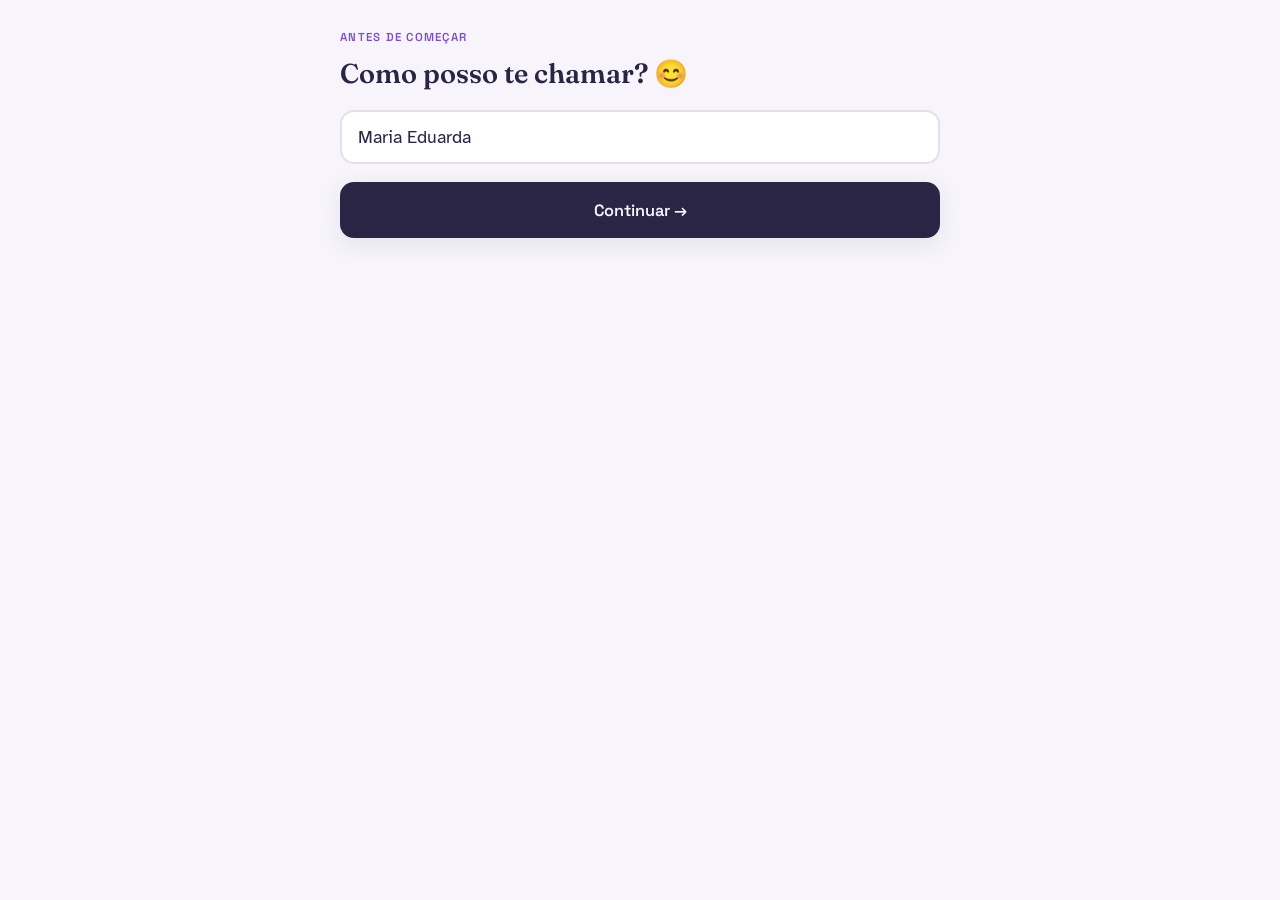
<file: index_2.html>
<!DOCTYPE html>
<html lang="pt-BR">
<head>
<meta charset="UTF-8">
<meta name="viewport" content="width=device-width, initial-scale=1.0, maximum-scale=1">
<meta name="robots" content="noindex, nofollow">
<title>Treino OLISP para a Fase 2</title>
<link rel="preconnect" href="https://fonts.googleapis.com">
<link rel="preconnect" href="https://fonts.gstatic.com" crossorigin>
<link href="https://fonts.googleapis.com/css2?family=Fraunces:ital,wght@0,500;0,600;0,700;1,500;1,600&family=Atkinson+Hyperlegible:wght@400;700&family=Space+Grotesk:wght@500;600;700&display=swap" rel="stylesheet">
<style>
  :root{
    --paper:#F7F5FB;
    --paper-alt:#FFFFFF;
    --ink:#2A2545;
    --ink-soft:#6B6488;
    --teal:#256B5E;      --teal-bg:#E4F0EC;
    --coral:#D95A28;     --coral-bg:#FCE7DC;
    --violet:#7C4FC9;    --violet-bg:#F0E9FB;
    --gold:#A66E1E;      --gold-bg:#FBF0DC;
    --leaf:#2F8C52;      --leaf-bg:#E4F3E7;
    --accent:#7C4FC9;    --accent-bg:#F0E9FB;
    --line:#E3DFF0;
    --radius:18px;
    --shadow:0 6px 24px rgba(42,37,69,.09);
  }
  *{box-sizing:border-box;}
  html,body{margin:0;padding:0;overflow-x:hidden;}
  body{
    background:var(--paper);
    color:var(--ink);
    font-family:'Atkinson Hyperlegible',-apple-system,BlinkMacSystemFont,'Segoe UI',sans-serif;
    -webkit-font-smoothing:antialiased;
    min-height:100vh;
    line-height:1.6;
    overflow-wrap:break-word;
  }
  .app{max-width:640px;margin:0 auto;padding:28px 20px 76px;}
  h1,h2{font-family:'Fraunces',Georgia,serif;font-weight:600;color:var(--ink);margin:0 0 14px;line-height:1.25;}
  h1{font-size:1.7rem;}
  h2.text-titulo{font-size:1.2rem;margin-bottom:12px;}
  .eyebrow{
    font-family:'Space Grotesk',sans-serif;font-weight:600;font-size:.72rem;
    letter-spacing:.11em;text-transform:uppercase;color:var(--accent);margin:0 0 10px;
  }
  .lead{font-size:1.05rem;color:var(--ink);margin:0 0 20px;}
  p{margin:0 0 12px;}

  /* ---------- Transição suave entre telas ---------- */
  @keyframes entrar{ from{opacity:0;transform:translateY(6px);} to{opacity:1;transform:translateY(0);} }
  .tela{animation:entrar .35s ease both;}
  .feedback{animation:entrar .3s ease both;}
  @media (prefers-reduced-motion:reduce){
    .tela,.feedback{animation:none;}
  }

  /* ---------- Botões ---------- */
  .btn{
    display:flex;align-items:center;justify-content:center;gap:8px;
    width:100%;min-height:56px;padding:14px 20px;margin-top:6px;
    border-radius:14px;border:none;cursor:pointer;text-decoration:none;
    font-family:'Space Grotesk',sans-serif;font-size:1.02rem;font-weight:600;
    transition:transform .15s ease;
  }
  .btn:active{transform:scale(.98);}
  .btn:focus-visible{outline:3px solid var(--accent);outline-offset:2px;}
  .btn-primary{background:var(--ink);color:var(--paper);box-shadow:var(--shadow);}
  .btn-secondary{background:var(--paper-alt);color:var(--ink);border:2px solid var(--ink);}
  .btn-whatsapp{background:#25D366;color:#fff;box-shadow:var(--shadow);}
  .link-editar{background:none;border:none;color:var(--accent);text-decoration:underline;
    font-family:'Space Grotesk',sans-serif;font-size:.85rem;cursor:pointer;padding:10px 0 0;display:block;}

  /* ---------- Tela inicial ---------- */
  .info-box{
    background:var(--paper-alt);border-radius:var(--radius);box-shadow:var(--shadow);
    padding:18px 20px;margin:18px 0;
  }
  .info-box-titulo{font-family:'Space Grotesk',sans-serif;font-weight:600;font-size:.85rem;
    letter-spacing:.03em;color:var(--ink-soft);margin-bottom:10px;}
  .info-lista{list-style:none;margin:0;padding:0;}
  .info-lista li{padding:5px 0;font-size:1rem;}
  .rodape-nota{font-size:.78rem;color:var(--ink-soft);margin-top:26px;line-height:1.5;}

  .dicas-compactas{margin:6px 0 22px;}
  .dicas-titulo{font-family:'Space Grotesk',sans-serif;font-weight:600;font-size:.85rem;color:var(--ink-soft);margin-bottom:10px;}
  .dicas-lista-compacta{list-style:none;margin:0;padding:0;background:var(--paper-alt);
    border-radius:var(--radius);box-shadow:var(--shadow);}
  .dicas-lista-compacta li{padding:11px 16px;font-size:.94rem;border-bottom:1px solid var(--line);}
  .dicas-lista-compacta li:last-child{border-bottom:none;}

  .ultimo-resultado{
    display:flex;justify-content:space-between;align-items:center;
    background:var(--paper-alt);border-radius:14px;box-shadow:var(--shadow);
    padding:14px 18px;margin:16px 0 22px;
  }
  .ultimo-label{font-family:'Space Grotesk',sans-serif;font-size:.82rem;color:var(--ink-soft);}
  .ultimo-valor{font-family:'Space Grotesk',sans-serif;font-weight:700;font-size:1.05rem;color:var(--accent);}

  /* ---------- Tela de personalização ---------- */
  .input-nome{
    width:100%;font-family:'Atkinson Hyperlegible',sans-serif;font-size:1.1rem;
    padding:14px 16px;border-radius:14px;border:2px solid var(--line);
    background:var(--paper-alt);color:var(--ink);margin:6px 0 8px;
  }
  .input-nome:focus{outline:none;border-color:var(--accent);}

  /* ---------- Tela de dicas (revisão opcional) ---------- */
  .lista-dicas{margin:18px 0 26px;}
  .dica-item{
    display:flex;gap:14px;align-items:flex-start;
    background:var(--paper-alt);border-radius:14px;box-shadow:var(--shadow);
    padding:14px 16px;margin-bottom:10px;
  }
  .dica-icone{font-size:1.3rem;flex-shrink:0;line-height:1.4;}
  .dica-texto{font-size:.96rem;}

  /* ---------- Progresso ---------- */
  .progress-wrap{margin-bottom:22px;}
  .progress-track{height:8px;background:var(--line);border-radius:4px;overflow:hidden;}
  .progress-fill{height:100%;background:var(--accent);border-radius:4px;transition:width .4s ease;}
  .progress-label{font-family:'Space Grotesk',sans-serif;font-size:.82rem;
    color:var(--ink-soft);margin-top:7px;}

  /* ---------- Cartão de texto (varia por gênero) ---------- */
  .text-card{
    background:var(--paper-alt);border-radius:var(--radius);padding:22px 22px 18px;
    box-shadow:var(--shadow);margin-bottom:18px;
  }
  .kicker{
    font-family:'Space Grotesk',sans-serif;font-weight:700;font-size:.74rem;
    letter-spacing:.1em;margin:0 0 10px;
  }
  .text-corpo p{font-size:.98rem;margin-bottom:10px;}
  .text-corpo p:last-child{margin-bottom:0;}

  .text-card.genero-noticia{border-top:6px solid var(--teal);}
  .text-card.genero-noticia .kicker{color:var(--teal);}

  .text-card.genero-anuncio{
    background:var(--coral-bg);border:2px dashed var(--coral);
  }
  .text-card.genero-anuncio .kicker{color:var(--coral);}
  .text-card.genero-anuncio .text-titulo{color:var(--coral);}

  .text-card.genero-fabula{
    background:var(--violet-bg);border-radius:26px 10px 26px 10px;
  }
  .text-card.genero-fabula .kicker{color:var(--violet);}
  .text-card.genero-fabula .fala{color:var(--violet);font-style:italic;}

  /* ---------- Pergunta e opções ---------- */
  .pergunta-box{margin-bottom:10px;}
  .pergunta-enunciado{font-size:1.05rem;font-weight:700;margin-bottom:16px;}
  .opcoes{display:flex;flex-direction:column;}
  .opcao{
    display:flex;align-items:center;gap:13px;width:100%;text-align:left;
    padding:14px 16px;margin-bottom:11px;border-radius:14px;border:2px solid var(--line);
    background:var(--paper-alt);font-family:'Atkinson Hyperlegible',sans-serif;
    font-size:.98rem;line-height:1.45;cursor:pointer;transition:all .15s ease;
  }
  .opcao:hover:not(:disabled){border-color:var(--accent);}
  .opcao:focus-visible{outline:3px solid var(--accent);outline-offset:2px;}
  .opcao .letra{
    font-family:'Space Grotesk',sans-serif;font-weight:700;flex-shrink:0;
    width:30px;height:30px;border-radius:50%;background:var(--accent-bg);color:var(--accent);
    display:flex;align-items:center;justify-content:center;font-size:.86rem;
  }
  .opcao:disabled{cursor:default;}
  .opcao.correta{background:var(--leaf-bg);border-color:var(--leaf);}
  .opcao.correta .letra{background:var(--leaf);color:#fff;}
  .opcao.incorreta-selecionada{background:var(--gold-bg);border-color:var(--gold);}
  .opcao.incorreta-selecionada .letra{background:var(--gold);color:#fff;}
  .opcao.neutra{opacity:.55;}

  .feedback{margin:6px 0 16px;padding:15px 17px;border-radius:14px;font-size:.94rem;}
  .feedback.ok{background:var(--leaf-bg);border-left:4px solid var(--leaf);}
  .feedback.tente{background:var(--gold-bg);border-left:4px solid var(--gold);}

  /* ---------- Resultado ---------- */
  .genero-breakdown{
    background:var(--paper-alt);border-radius:var(--radius);box-shadow:var(--shadow);
    padding:16px 20px;margin:18px 0;
  }
  .genero-item{display:flex;justify-content:space-between;padding:6px 0;font-size:.98rem;}
  .genero-item strong{font-family:'Space Grotesk',sans-serif;}
  .tempo-total{color:var(--ink-soft);font-size:.9rem;}
  .historico-box{
    background:var(--paper-alt);border-radius:14px;padding:14px 18px;margin:16px 0;
    border:1px dashed var(--line);
  }
  .historico-titulo{font-family:'Space Grotesk',sans-serif;font-weight:600;font-size:.82rem;
    color:var(--ink-soft);margin-bottom:6px;}
  .historico-item{font-size:.88rem;color:var(--ink-soft);margin:0;}
  .acoes{margin-top:22px;display:flex;flex-direction:column;gap:10px;}
  .copiar-msg{font-size:.82rem;color:var(--leaf);text-align:center;margin-top:-2px;min-height:1.2em;}
</style>
</head>
<body>
<div id="app" class="app"></div>

<script>
/* =====================================================================
   CONFIGURAÇÃO OPCIONAL: sincronizar o histórico com o Supabase.
   Deixe as duas constantes em branco para usar só o histórico salvo no
   navegador (funciona sem nenhuma configuração). Instruções de setup
   (SQL da tabela + política de RLS) na mensagem que acompanha este arquivo.
===================================================================== */
const SUPABASE_URL = '';
const SUPABASE_ANON_KEY = '';

/* ============ BANCO DE TEXTOS (2 versões por gênero) ============ */
const BANCO = {
  noticia: [
    {
      genero:'noticia', generoLabel:'Notícia', icone:'📰',
      titulo:'Escola do interior promove mutirão de plantio de árvores',
      corpo:[
        'Na manhã do último sábado, alunos e professores da Escola Municipal Vila Verde se reuniram na praça central da cidade para um mutirão de plantio de árvores nativas.',
        'A ação foi organizada pelo grêmio estudantil, em parceria com a prefeitura, com o objetivo de recuperar áreas verdes e conscientizar a população sobre a importância da preservação ambiental. Ao todo, foram plantadas 40 mudas de espécies como ipê e jatobá.',
        'Segundo a diretora da escola, Fernanda Souza, a atividade também fez parte do projeto de vida dos alunos do 6º ano, que estudaram sobre sustentabilidade nas semanas anteriores. Os estudantes pretendem repetir a ação em outras praças da cidade nos próximos meses.'
      ],
      perguntas:[
        { enunciado:'Que tipo de texto é esse que você acabou de ler?',
          opcoes:['Uma notícia','Uma receita culinária','Um poema','Um anúncio publicitário'], correta:0,
          certo:'Boa! Esse texto conta um fato real, tem data, local e até uma fonte (a diretora) sendo citada. Isso é bem típico de notícia.',
          errado:'Repara de novo: o texto conta algo que aconteceu de verdade, cita uma fonte (a diretora) e traz data e local. Essas pistas indicam notícia.' },
        { enunciado:'Qual é o principal objetivo desse texto?',
          opcoes:['Informar a comunidade sobre uma ação que a escola realizou','Vender mudas de árvores para a prefeitura','Convencer os alunos a estudar mais sobre plantas','Contar uma história inventada sobre uma escola'], correta:0,
          certo:'Exatamente. O texto está ali só pra informar, contando o que aconteceu, quem organizou e por quê, sem tentar vender nada nem convencer ninguém.',
          errado:'Repara que o texto não tenta vender nem convencer ninguém, só conta o que aconteceu. Esse é o objetivo de informar.' },
        { enunciado:'De acordo com o texto, quantas mudas de árvores foram plantadas?',
          opcoes:['40','4','14','400'], correta:0,
          certo:'Isso! O texto fala direitinho: "foram plantadas 40 mudas". Boa atenção aos números.',
          errado:'Essa resposta está escrita no texto. Vale reler o segundo parágrafo com calma pra achar o número certo.' }
      ]
    },
    {
      genero:'noticia', generoLabel:'Notícia', icone:'📰',
      titulo:'Escola realiza primeira Feira de Ciências com 18 projetos',
      corpo:[
        'No sábado passado, a Escola Estadual Nova Esperança recebeu sua primeira Feira de Ciências, organizada pelos alunos do 6º e 7º anos.',
        'Os estudantes apresentaram 18 projetos, entre eles uma horta suspensa feita com garrafas recicladas e um forno solar capaz de esquentar comida em menos de uma hora.',
        'A professora de Ciências, Patrícia Lima, contou que a ideia surgiu depois que a turma visitou um museu de tecnologia no início do ano. Cerca de 300 pessoas passaram pelos estandes durante a tarde, entre famílias e alunos de outras escolas.',
        'A direção já confirmou uma segunda edição da feira para o ano que vem.'
      ],
      perguntas:[
        { enunciado:'Que tipo de texto é esse que você acabou de ler?',
          opcoes:['Uma notícia','Um anúncio','Uma fábula','Uma receita'], correta:0,
          certo:'Isso! O texto conta um fato real, com data, local e uma fonte (a professora Patrícia) sendo citada. É uma notícia.',
          errado:'Repara que o texto conta algo que realmente aconteceu e cita uma fonte (a professora). Isso indica notícia.' },
        { enunciado:'Qual é o principal objetivo desse texto?',
          opcoes:['Informar sobre um evento que aconteceu na escola','Ensinar como montar uma horta suspensa','Convencer os alunos a estudar Ciências','Anunciar a venda de fornos solares'], correta:0,
          certo:'Exatamente. O texto só quer contar o que aconteceu na feira, sem tentar vender ou convencer de nada.',
          errado:'Repara que o texto não tenta convencer nem vender nada, só informa o que aconteceu. Esse é o objetivo de informar.' },
        { enunciado:'De acordo com o texto, quantos projetos foram apresentados na feira?',
          opcoes:['18','8','80','13'], correta:0,
          certo:'Isso! O texto diz claramente: "os estudantes apresentaram 18 projetos". Boa atenção ao número.',
          errado:'Esse número está escrito no texto. Vale reler o segundo parágrafo com calma.' }
      ]
    },
    {
      genero:'noticia', generoLabel:'Notícia', icone:'📰',
      titulo:'Time de handebol da escola conquista torneio regional',
      corpo:[
        'No último final de semana, o time de handebol da Escola Estadual Monte Azul conquistou o primeiro lugar no Torneio Regional de Escolas Públicas, disputado na cidade vizinha de Serra Bonita.',
        'A equipe, formada por 12 alunos do 6º ao 9º ano, treina três vezes por semana desde março, sob orientação do professor de Educação Física Marcelo Andrade. Na final, a escola venceu por 18 a 15, em uma partida disputada até o último minuto.',
        'Segundo o técnico, a conquista é resultado de disciplina e trabalho em equipe. A prefeitura confirmou que vai custear a viagem do time para o campeonato estadual, marcado para outubro.'
      ],
      perguntas:[
        { enunciado:'Que tipo de texto é esse que você acabou de ler?',
          opcoes:['Uma notícia','Um anúncio','Uma fábula','Uma receita'], correta:0,
          certo:'Boa! O texto conta um fato real, com data, local e uma fonte (o técnico) sendo citada. É uma notícia.',
          errado:'Repara que o texto conta algo que realmente aconteceu e cita uma fonte (o técnico). Isso indica notícia.' },
        { enunciado:'Qual é o principal objetivo desse texto?',
          opcoes:['Informar sobre o resultado de um torneio','Convencer os alunos a jogar handebol','Ensinar as regras do handebol','Contar a biografia de um professor'], correta:0,
          certo:'Isso mesmo. O texto só quer contar o que aconteceu no torneio, sem tentar convencer ou vender nada.',
          errado:'Repara que o texto não tenta convencer nem vender nada, só informa o resultado do jogo. Esse é o objetivo de informar.' },
        { enunciado:'De acordo com o texto, qual foi o placar da partida final?',
          opcoes:['18 a 15','15 a 18','12 a 9','20 a 10'], correta:0,
          certo:'Isso! O texto diz: "a escola venceu por 18 a 15". Boa atenção ao número.',
          errado:'Esse placar está escrito no texto. Vale reler o segundo parágrafo com calma.' }
      ]
    },
    {
      genero:'noticia', generoLabel:'Notícia', icone:'📰',
      titulo:'Gincana de leitura bate recorde de livros emprestados na escola',
      corpo:[
        'A Escola Estadual Rio Claro encerrou o mês de julho com um recorde: 540 livros emprestados pela biblioteca, o maior número dos últimos cinco anos.',
        'O resultado é fruto de uma gincana de leitura organizada pelos professores de Língua Portuguesa, que dividiu as turmas em equipes e premiou os grupos que mais lessem e resenhassem livros ao longo do mês.',
        'A bibliotecária Joana Ferreira contou que o gênero mais procurado pelos alunos foi o de aventura, seguido por quadrinhos. Por causa do sucesso, a gincana deve virar um evento semestral na escola.'
      ],
      perguntas:[
        { enunciado:'Que tipo de texto é esse que você acabou de ler?',
          opcoes:['Uma notícia','Um anúncio','Uma fábula','Uma receita'], correta:0,
          certo:'Isso! O texto traz um fato real, com data, local e uma fonte (a bibliotecária) sendo citada. É uma notícia.',
          errado:'Repara que o texto conta algo que aconteceu de verdade e cita uma fonte (a bibliotecária). Isso é característica de notícia.' },
        { enunciado:'Qual é o principal objetivo desse texto?',
          opcoes:['Informar sobre o resultado de uma gincana','Convencer os alunos a lerem mais','Ensinar como resenhar um livro','Anunciar a venda de livros de aventura'], correta:0,
          certo:'Exatamente. O texto só conta o resultado da gincana, sem tentar convencer ninguém de nada.',
          errado:'Repara que o texto não tenta convencer nem vender nada, só informa o resultado. Esse é o objetivo de informar.' },
        { enunciado:'De acordo com o texto, quantos livros foram emprestados durante o mês?',
          opcoes:['540','54','450','504'], correta:0,
          certo:'Boa! O texto diz: "540 livros emprestados". Ótima atenção ao número.',
          errado:'Esse número está escrito bem no início do texto. Vale reler com calma.' }
      ]
    }
  ],
  anuncio: [
    {
      genero:'anuncio', generoLabel:'Anúncio', icone:'📣',
      titulo:'Feira do Livro na escola!',
      corpo:[
        '📚 FEIRA DO LIVRO NA ESCOLA! 📚',
        'Venha descobrir novas aventuras! De 10 a 14 de agosto, a biblioteca da escola recebe a Feira do Livro, com títulos de todos os gêneros: aventura, fantasia, quadrinhos e muito mais!',
        '✨ Preços especiais para alunos. ✨ Sorteio de kits de livros todos os dias. ✨ Sessão de autógrafos com autor local na sexta-feira.',
        'Não perca! Traga seus amigos e venha garantir os melhores títulos antes que acabem!',
        'Local: Biblioteca da escola. Horário: das 8h às 17h.'
      ],
      perguntas:[
        { enunciado:'Esse texto é um exemplo de:',
          opcoes:['Anúncio','Fábula','Notícia','Biografia'], correta:0,
          certo:'Isso mesmo. Frases curtas, exclamações e um convite direto pro leitor são bem típicos de anúncio.',
          errado:'Repara nas exclamações e no convite direto ("Venha descobrir", "Não perca!"). Esses são sinais de anúncio.' },
        { enunciado:'Qual é a intenção principal desse texto?',
          opcoes:['Convencer o leitor a participar do evento','Informar sobre uma pesquisa científica','Ensinar uma receita passo a passo','Contar a vida de uma pessoa famosa'], correta:0,
          certo:'Exato! Um anúncio quase sempre quer convencer alguém a fazer alguma coisa, nesse caso, ir até a feira do livro.',
          errado:'Pensa: o texto tá tentando te convidar e animar pra participar de algo. Esse é o objetivo de convencer.' },
        { enunciado:'O uso de frases como "Não perca!" e os pontos de exclamação no texto têm o objetivo de:',
          opcoes:['Chamar a atenção do leitor e reforçar o convite','Deixar o texto mais triste e formal','Explicar uma regra de um jogo','Descrever tecnicamente um objeto'], correta:0,
          certo:'Isso! Exclamações e frases de urgência como "Não perca!" servem pra chamar atenção e empolgar quem tá lendo.',
          errado:'Pensa no efeito de "Não perca!" com exclamação. Ela busca chamar atenção e criar entusiasmo, não explicar algo com calma.' }
      ]
    },
    {
      genero:'anuncio', generoLabel:'Anúncio', icone:'📣',
      titulo:'Show de Talentos da escola',
      corpo:[
        '🎤 SHOW DE TALENTOS DA ESCOLA! 🎤',
        'Você canta, dança, conta piadas ou faz mágica? Chegou a sua vez de brilhar! No dia 21 de agosto, o pátio da escola vira palco pro nosso Show de Talentos.',
        'Inscrições abertas na secretaria até sexta-feira. Cada aluno tem até 3 minutos de apresentação.',
        'Os três melhores números ganham medalha e um dia sem tarefa de casa. Chama os amigos e não fica de fora dessa, as vagas são limitadas!'
      ],
      perguntas:[
        { enunciado:'Esse texto é um exemplo de:',
          opcoes:['Anúncio','Notícia','Fábula','Receita'], correta:0,
          certo:'Isso mesmo. As exclamações, os emojis e o convite direto pro leitor são bem típicos de anúncio.',
          errado:'Repara nas exclamações e no convite direto ("Chegou a sua vez de brilhar"). São sinais de anúncio.' },
        { enunciado:'Qual é a intenção principal desse texto?',
          opcoes:['Convencer os alunos a se inscreverem no show','Informar sobre os resultados de uma prova','Ensinar uma técnica de mágica','Contar a história de um show antigo'], correta:0,
          certo:'Exato! O texto quer animar os alunos a se inscreverem no show. Esse é o objetivo de convencer.',
          errado:'Pensa no que o texto tá pedindo pro leitor fazer: se inscrever e participar. Esse é o objetivo de convencer.' },
        { enunciado:'De acordo com o texto, quantos minutos cada aluno tem para se apresentar?',
          opcoes:['3 minutos','13 minutos','30 minutos','8 minutos'], correta:0,
          certo:'Isso! O texto diz: "cada aluno tem até 3 minutos de apresentação".',
          errado:'Essa informação está escrita no texto. Vale reler com calma o segundo parágrafo.' }
      ]
    },
    {
      genero:'anuncio', generoLabel:'Anúncio', icone:'📣',
      titulo:'Vem aí o Clube de Robótica!',
      corpo:[
        '🤖 CLUBE DE ROBÓTICA ABRE VAGAS! 🤖',
        'Curiosa pra saber como um robô funciona por dentro? O Clube de Robótica da escola está com inscrições abertas pra alunos do 6º ao 9º ano!',
        'Encontros toda quarta-feira, das 14h às 15h30, no laboratório de informática. Não precisa saber nada de programação, a gente ensina tudo do zero!',
        'Vagas limitadas a 20 alunos. Corre lá na sala da coordenação e garante a sua!'
      ],
      perguntas:[
        { enunciado:'Esse texto é um exemplo de:',
          opcoes:['Anúncio','Fábula','Notícia','Biografia'], correta:0,
          certo:'Isso mesmo. Emojis, exclamações e um convite direto pro leitor são bem típicos de anúncio.',
          errado:'Repara nas exclamações e no convite direto ("Corre lá"). Esses são sinais de anúncio.' },
        { enunciado:'Qual é a intenção principal desse texto?',
          opcoes:['Convencer os alunos a se inscreverem no clube','Informar sobre uma feira de tecnologia','Ensinar a programar um robô','Contar a história da robótica'], correta:0,
          certo:'Exato! O texto quer convencer os alunos a se inscreverem no clube.',
          errado:'Pensa no que o texto pede pro leitor fazer: se inscrever no clube. Esse é o objetivo de convencer.' },
        { enunciado:'De acordo com o texto, quantas vagas o clube oferece?',
          opcoes:['20','12','200','2'], correta:0,
          certo:'Isso! O texto diz: "vagas limitadas a 20 alunos".',
          errado:'Esse número está escrito no texto. Vale reler o terceiro parágrafo.' }
      ]
    },
    {
      genero:'anuncio', generoLabel:'Anúncio', icone:'📣',
      titulo:'Bazar Solidário da escola: ajude e aproveite!',
      corpo:[
        '👕 BAZAR SOLIDÁRIO NO SÁBADO! 👕',
        'Roupas, livros e brinquedos com preços de até R$5, e toda a renda vai pra reforma da quadra da escola!',
        'Sábado, dia 15, das 9h às 13h, no pátio principal. Chegue cedo porque as melhores peças somem rápido!',
        'Quer doar alguma coisa também? Leve até a secretaria até sexta-feira.'
      ],
      perguntas:[
        { enunciado:'Esse texto é um exemplo de:',
          opcoes:['Anúncio','Notícia','Fábula','Receita'], correta:0,
          certo:'Isso mesmo. As exclamações e o convite direto pro leitor são bem típicos de anúncio.',
          errado:'Repara nas exclamações e no convite ("Chegue cedo"). São sinais de anúncio.' },
        { enunciado:'Qual é a intenção principal desse texto?',
          opcoes:['Convencer as pessoas a irem ao bazar','Informar sobre uma reforma já concluída','Ensinar a fazer doações','Contar a história da quadra da escola'], correta:0,
          certo:'Exato! O texto quer convencer as pessoas a irem ao bazar.',
          errado:'Pensa no que o texto está pedindo pro leitor fazer: comparecer ao bazar. Esse é o objetivo de convencer.' },
        { enunciado:'Segundo o texto, para onde vai a renda do bazar?',
          opcoes:['Reforma da quadra da escola','Compra de livros novos','Viagem dos professores','Reforma da biblioteca'], correta:0,
          certo:'Isso! O texto diz que a renda vai "pra reforma da quadra da escola".',
          errado:'Essa informação está escrita no texto. Vale reler o primeiro parágrafo com calma.' }
      ]
    }
  ],
  fabula: [
    {
      genero:'fabula', generoLabel:'Fábula', icone:'📖',
      titulo:'O Sabiá e o Rio Apressado',
      corpo:[
        'Era uma vez um sabiá que vivia à beira de um rio muito rápido. Todos os dias, ele via a água correndo sem parar, sempre com pressa para chegar ao mar. Cansado de tanta pressa, o sabiá perguntou:',
        '<span class="fala">Rio, por que você nunca para para descansar?</span>',
        'O rio respondeu, sem diminuir a velocidade:',
        '<span class="fala">Se eu parar, viro um lago parado, e a água fica escura e cheia de mosquitos. É me movendo que eu me mantenho limpo e vivo.</span>',
        'Intrigado, o sabiá decidiu experimentar: por uma semana inteira, ficou parado no mesmo galho, sem voar nem cantar. No fim da semana, sentiu-se triste, fraco e sem vontade de nada.',
        'Foi então que entendeu o que o rio quisera dizer: não é a pressa que faz bem, mas o movimento com propósito. A partir daquele dia, o sabiá voltou a voar, cantar e explorar, sem pressa, mas sem parar.'
      ],
      perguntas:[
        { enunciado:'Esse texto é:',
          opcoes:['Uma fábula','Uma notícia','Um anúncio','Uma receita'], correta:0,
          certo:'Isso mesmo. Personagens que falam, uma história curta e um ensinamento no final são bem típicos de fábula.',
          errado:'Repara que elementos da natureza conversam e a história termina com um aprendizado. Isso é característica de fábula.' },
        { enunciado:'Segundo o texto, por quanto tempo o sabiá ficou parado, sem voar nem cantar?',
          opcoes:['Uma semana','Um dia','Um mês','Um ano'], correta:0,
          certo:'Boa! O texto diz "por uma semana inteira, ficou parado". Ótima atenção ao detalhe.',
          errado:'Essa informação está escrita no texto. Vale reler o trecho sobre a experiência do sabiá.' },
        { enunciado:'Segundo a fala do rio, o que aconteceria se ele parasse de correr?',
          opcoes:['Ele viraria um lago parado e cheio de mosquitos','Ele ficaria mais rápido','Ele chegaria mais cedo ao mar','Ele se transformaria em uma cachoeira'], correta:0,
          certo:'Exatamente. O próprio rio explica isso na história. Prestar atenção na fala de um personagem ajuda muito a entender o texto.',
          errado:'Volta na fala do rio no texto, ele mesmo explica o que aconteceria. Reler a fala de um personagem ajuda bastante.' },
        { enunciado:'Qual é o ensinamento (a moral) que essa fábula sugere?',
          opcoes:['O movimento com um propósito é importante para o bem-estar','É preciso ter muita pressa na vida','Ficar parado sem fazer nada deixa a gente mais forte','Rios são mais sábios do que pássaros'], correta:0,
          certo:'Muito bem! Essa é a parte mais difícil de uma fábula, entender a mensagem por trás da história, não só os fatos. Você foi além do texto! 🌟',
          errado:'Essa é a mais desafiadora mesmo. Pensa assim: o sabiá ficou mal quando parou e melhor quando voltou a se mover com um objetivo. É essa ideia que a fábula ensina.' }
      ]
    },
    {
      genero:'fabula', generoLabel:'Fábula', icone:'📖',
      titulo:'A Formiga que Aprendeu a Pedir Ajuda',
      corpo:[
        'Na floresta, vivia uma formiga chamada Nina, conhecida por nunca pedir ajuda a ninguém.',
        'Um dia, ela encontrou uma folha enorme no caminho, perfeita para levar até o formigueiro, só que pesada demais para carregar sozinha. Ela empurrou, puxou e tentou de todo jeito, sem sucesso.',
        'Um besouro que passava por ali ofereceu ajuda. Nina recusou na hora: <span class="fala">Consigo sozinha, obrigada.</span>',
        'Depois de uma hora inteira suando e sem sair do lugar, Nina finalmente aceitou a ajuda do besouro. Juntos, levaram a folha em poucos minutos.',
        'No caminho de volta, Nina pensou: pedir ajuda não era sinal de fraqueza, era só um jeito mais esperto de resolver as coisas.'
      ],
      perguntas:[
        { enunciado:'Esse texto é:',
          opcoes:['Uma fábula','Uma notícia','Um anúncio','Uma receita'], correta:0,
          certo:'Isso! Um personagem que fala, uma situação do dia a dia e um aprendizado no final são bem típicos de fábula.',
          errado:'Repara que a formiga vive uma situação e a história termina com um aprendizado. Isso é característica de fábula.' },
        { enunciado:'Segundo o texto, por quanto tempo Nina tentou carregar a folha sozinha antes de aceitar ajuda?',
          opcoes:['Uma hora inteira','Um minuto','Um dia inteiro','Uma semana'], correta:0,
          certo:'Boa! O texto diz "depois de uma hora inteira suando e sem sair do lugar".',
          errado:'Essa informação está no texto. Vale reler o trecho sobre a tentativa de Nina.' },
        { enunciado:'Quem ofereceu ajuda a Nina?',
          opcoes:['Um besouro','Uma borboleta','Outra formiga','Um passarinho'], correta:0,
          certo:'Isso mesmo! Foi um besouro que passava por ali e ofereceu ajuda pra Nina.',
          errado:'Volta no texto: quem apareceu oferecendo ajuda pra formiga? Reler esse trecho ajuda a encontrar a resposta.' },
        { enunciado:'Qual é o ensinamento (a moral) que essa fábula sugere?',
          opcoes:['Pedir ajuda pode ser uma forma inteligente de resolver problemas','É preciso fazer tudo sozinho para ser forte','Formigas são mais fracas que besouros','É melhor desistir quando algo é difícil'], correta:0,
          certo:'Muito bem! Essa é a mensagem principal da fábula: pedir ajuda não é fraqueza, é inteligência. Você entendeu o recado por trás da história!',
          errado:'Pensa no final da história: Nina só resolveu o problema quando aceitou ajuda, e percebeu que isso não era fraqueza. Essa é a mensagem que a fábula quer passar.' }
      ]
    },
    {
      genero:'fabula', generoLabel:'Fábula', icone:'📖',
      titulo:'O Vaga-lume que Tinha Medo do Escuro',
      corpo:[
        'Existia um vaga-lume chamado Zeca que, por incrível que pareça, tinha medo do escuro. Toda noite, quando a floresta escurecia, ele se escondia debaixo de uma folha, tremendo.',
        'Os outros vaga-lumes não entendiam: <span class="fala">Zeca, você tem uma luz própria! Por que tem medo justamente da escuridão?</span>',
        'Uma noite, um filhote de coruja se perdeu do ninho e começou a chorar, sozinho no meio do mato fechado. Zeca ouviu o choro e, sem pensar direito, saiu voando na escuridão para ajudar.',
        'Foi só quando chegou perto do filhote que Zeca percebeu: sua luz, que ele tanto temia usar, era exatamente o que guiava o caminho de volta pro ninho.',
        'A partir daquela noite, Zeca entendeu que sua luz só fazia sentido ali, no escuro, e nunca mais teve medo de brilhar.'
      ],
      perguntas:[
        { enunciado:'Esse texto é:',
          opcoes:['Uma fábula','Uma notícia','Um anúncio','Uma receita'], correta:0,
          certo:'Isso! Um personagem que fala, uma situação vivida e um aprendizado no final são bem típicos de fábula.',
          errado:'Repara que o vaga-lume vive uma situação e a história termina com um aprendizado. Isso é característica de fábula.' },
        { enunciado:'Quem Zeca ajudou a encontrar o caminho de volta?',
          opcoes:['Um filhote de coruja','Outro vaga-lume','Um besouro perdido','Uma borboleta'], correta:0,
          certo:'Isso mesmo! Foi um filhote de coruja que se perdeu e Zeca ajudou a encontrar o caminho.',
          errado:'Volta no texto: quem estava perdido e chorando no meio do mato? Reler esse trecho ajuda a encontrar a resposta.' },
        { enunciado:'Onde Zeca se escondia todas as noites, antes de mudar?',
          opcoes:['Debaixo de uma folha','Dentro de um buraco','Atrás de uma pedra','No topo de uma árvore'], correta:0,
          certo:'Boa! O texto diz que ele se escondia "debaixo de uma folha".',
          errado:'Essa informação está no início do texto. Vale reler o primeiro parágrafo.' },
        { enunciado:'Qual é o ensinamento (a moral) que essa fábula sugere?',
          opcoes:['O que mais nos assusta pode ser exatamente onde está a nossa força','É melhor nunca sair à noite','Vaga-lumes são mais corajosos que corujas','É preciso ter medo do escuro pra sobreviver'], correta:0,
          certo:'Muito bem! Essa é a mensagem da fábula: o que a gente teme pode ser exatamente onde mora a nossa força. Você entendeu o recado por trás da história!',
          errado:'Pensa no final da história: foi bem na escuridão que Zeca percebeu o valor da própria luz. Essa é a mensagem que a fábula quer passar.' }
      ]
    },
    {
      genero:'fabula', generoLabel:'Fábula', icone:'📖',
      titulo:'A Muda que Queria Crescer Rápido',
      corpo:[
        'No meio do quintal, uma pequena muda de ipê observava as árvores altas ao redor e sonhava em alcançar o mesmo tamanho o quanto antes.',
        'Ela implorava para o sol: <span class="fala">Me faz crescer mais rápido, por favor! Quero ser alta logo!</span>',
        'O velho jequitibá, ao lado, ouviu o pedido e disse com calma: <span class="fala">Enquanto você pensa só em crescer pra cima, suas raízes estão ficando fortes lá embaixo. É isso que vai te sustentar quando vier a primeira tempestade.</span>',
        'Meses depois, uma tempestade forte derrubou galhos de árvores maiores, mas a muda, com raízes bem firmes, resistiu inteira.',
        'Foi então que ela entendeu: crescer devagar não era um problema, era exatamente o que a estava preparando.'
      ],
      perguntas:[
        { enunciado:'Esse texto é:',
          opcoes:['Uma fábula','Uma notícia','Um anúncio','Uma receita'], correta:0,
          certo:'Isso! Personagens que conversam (a muda e o jequitibá) e um ensinamento no final são bem típicos de fábula.',
          errado:'Repara que a muda e a árvore antiga conversam e a história termina com um aprendizado. Isso é característica de fábula.' },
        { enunciado:'Quem deu o conselho pra muda de ipê?',
          opcoes:['O velho jequitibá','O sol','Outra muda','Um passarinho'], correta:0,
          certo:'Isso mesmo! Foi o velho jequitibá que explicou pra muda sobre a importância das raízes.',
          errado:'Volta no texto: quem estava ao lado da muda e deu o conselho? Reler esse trecho ajuda a encontrar a resposta.' },
        { enunciado:'De acordo com o texto, o que aconteceu meses depois?',
          opcoes:['Uma tempestade forte derrubou galhos de árvores maiores','A muda parou de crescer','O jequitibá caiu','Choveu pouco durante o verão'], correta:0,
          certo:'Boa! O texto diz que "uma tempestade forte derrubou galhos de árvores maiores".',
          errado:'Essa informação está no quarto parágrafo. Vale reler com calma.' },
        { enunciado:'Qual é o ensinamento (a moral) que essa fábula sugere?',
          opcoes:['Crescer com solidez, mesmo que devagar, prepara a gente pros desafios','É preciso crescer o mais rápido possível','Árvores altas nunca caem','Pedir ajuda ao sol sempre funciona'], correta:0,
          certo:'Muito bem! Essa é a mensagem da fábula: crescer com solidez, mesmo que devagar, prepara a gente pros desafios. Você foi além dos fatos da história!',
          errado:'Pensa no final: a muda resistiu à tempestade por causa das raízes fortes, não da altura. Essa é a mensagem que a fábula quer passar.' }
      ]
    }
  ]
};

/* Versão curta, pra tela inicial (leitura rápida) */
const DICAS_CURTAS = [
  '🔍 Descubra o tipo de texto antes de tudo',
  '🤫 Leia com atenção total, sem pressa',
  '💡 Busque a ideia principal',
  '🕵️ Pense no contexto: quem escreveu, pra quem, com que intenção',
  '🔁 Não entendeu de primeira? Releia com calma',
  '🎯 O texto quer informar, convencer ou contar uma história?'
];

/* Versão completa, pra tela de revisão opcional */
const DICAS = [
  { icone:'🔍', texto:'Primeiro, tenta descobrir que tipo de texto é aquele. É uma notícia? Um anúncio? Uma história? Saber isso já ajuda a entender o que esperar dele.' },
  { icone:'🤫', texto:'Lê com atenção total. Desliga as notificações um pouco e foca só naquele texto, sem pressa nenhuma.' },
  { icone:'💡', texto:'Procura a ideia principal. Quase todo texto carrega uma mensagem central no meio dos detalhes.' },
  { icone:'🕵️', texto:'Pensa no contexto: quem escreveu isso? Para quem? Com que intenção?' },
  { icone:'🔁', texto:'Não entendeu de primeira? Super normal. Volta e lê de novo com calma.' },
  { icone:'🎯', texto:'Pergunta pra você mesma: esse texto quer informar, convencer ou contar uma história?' }
];

const GEN_LABEL = { noticia:'📰 Notícia', anuncio:'📣 Anúncio', fabula:'📖 Fábula' };

/* ============ ESTADO ============ */
const state = {
  screen:'inicio',
  current:0,
  respostas:[],
  respondidaAtual:null,
  inicio:null,
  fim:null,
  perguntas:[],
  textosAtuais:[],
  nomeTemp:''
};

/* ============ ARMAZENAMENTO LOCAL ============ */
const HIST_KEY = 'olisp_treino_historico_v1';
const NOME_KEY = 'olisp_nome';

async function sincronizarSupabase(registro){
  if(!SUPABASE_URL || !SUPABASE_ANON_KEY) return;
  try{
    await fetch(SUPABASE_URL + '/rest/v1/tentativas', {
      method:'POST',
      headers:{
        'Content-Type':'application/json',
        'apikey': SUPABASE_ANON_KEY,
        'Authorization':'Bearer ' + SUPABASE_ANON_KEY,
        'Prefer':'return=minimal'
      },
      body: JSON.stringify({
        nome: registro.nome,
        acertos: registro.acertos,
        total: registro.total,
        tempo_segundos: registro.tempoSegundos,
        por_genero: registro.porGenero
      })
    });
  }catch(e){ /* falha silenciosa, não interrompe a experiência dela */ }
}
function salvarHistorico(registro){
  try{
    const atual = JSON.parse(localStorage.getItem(HIST_KEY) || '[]');
    atual.push(registro);
    localStorage.setItem(HIST_KEY, JSON.stringify(atual));
  }catch(e){ /* segue sem quebrar se o navegador bloquear armazenamento local */ }
  sincronizarSupabase(registro);
}
function lerHistorico(){
  try{ return JSON.parse(localStorage.getItem(HIST_KEY) || '[]'); }
  catch(e){ return null; }
}
function lerNome(){ try{ return localStorage.getItem(NOME_KEY) || ''; }catch(e){ return ''; } }
function salvarNome(n){ try{ localStorage.setItem(NOME_KEY, n); }catch(e){} }

/* ============ HELPERS ============ */
function escapeHtml(str){
  return String(str).replace(/&/g,'&amp;').replace(/"/g,'&quot;').replace(/</g,'&lt;').replace(/>/g,'&gt;');
}
function embaralhar(lista){
  const a = [...lista];
  for(let i=a.length-1;i>0;i--){
    const j = Math.floor(Math.random()*(i+1));
    [a[i],a[j]] = [a[j],a[i]];
  }
  return a;
}
function formatarTempo(segundos){
  const m = Math.floor(segundos/60);
  const s = segundos % 60;
  return m + 'min ' + String(s).padStart(2,'0') + 's';
}
function calcularResultado(){
  const total = state.perguntas.length;
  const acertos = state.respostas.filter(r=>r.acertou).length;
  const porGenero = {};
  state.respostas.forEach(r=>{
    if(!porGenero[r.genero]) porGenero[r.genero] = {acertos:0,total:0};
    porGenero[r.genero].total++;
    if(r.acertou) porGenero[r.genero].acertos++;
  });
  return {total, acertos, porGenero};
}
function mensagemPorDesempenho(acertos,total){
  const pct = acertos/total;
  if(pct >= 0.9) return {emoji:'🌟', texto:'Nossa, mandou muito bem! Você já está pronta pra prova de verdade.'};
  if(pct >= 0.7) return {emoji:'👏', texto:'Muito bem! Você já pegou o jeito da coisa, só faltam uns ajustes finos nos próximos treinos.'};
  if(pct >= 0.5) return {emoji:'🙂', texto:'Bom treino! Você já entendeu como funciona. Agora é treinar a releitura com calma pra pegar os detalhes que passam batido.'};
  return {emoji:'💪', texto:'Esse foi só o primeiro contato com o formato, e tá tudo bem começar assim. Cada treino vai ficar mais fácil a partir de agora.'};
}
function textoCompartilhar(acertos,total){
  return 'Terminei um treino da OLISP! 🎉 Acertei ' + acertos + ' de ' + total + ' questões. Bora treinar o próximo comigo?';
}

/* ============ MONTAGEM DINÂMICA DO SIMULADO ============ */
function montarPerguntasDoTexto(texto, textoIndex){
  return texto.perguntas.map(p => {
    const ordem = embaralhar([0,1,2,3]);
    const novasOpcoes = ordem.map(i => p.opcoes[i]);
    const novaCorreta = ordem.indexOf(p.correta);
    return { enunciado:p.enunciado, opcoes:novasOpcoes, correta:novaCorreta,
      certo:p.certo, errado:p.errado, textoIndex, genero:texto.genero };
  });
}
function novoSimulado(){
  const generos = embaralhar(['noticia','anuncio','fabula']);
  const textosEscolhidos = generos.map(g => {
    const pool = BANCO[g];
    return pool[Math.floor(Math.random()*pool.length)];
  });
  state.textosAtuais = textosEscolhidos;
  state.perguntas = textosEscolhidos.flatMap((t,i) => montarPerguntasDoTexto(t,i));
}

/* ============ RENDER ============ */
const app = document.getElementById('app');

function renderPersonalizar(){
  return `
    <div class="tela">
      <p class="eyebrow">Antes de começar</p>
      <h1>Como posso te chamar? 😊</h1>
      <input type="text" id="input-nome" class="input-nome" value="${escapeHtml(state.nomeTemp)}" placeholder="Seu nome ou apelido" maxlength="30">
      <button class="btn btn-primary" data-action="salvar-personalizacao" style="margin-top:10px">Continuar →</button>
    </div>`;
}

function renderInicio(){
  const nome = escapeHtml(lerNome() || 'Campeã');
  const historico = lerHistorico();
  const temHistorico = historico && historico.length > 0;

  if(!temHistorico){
    return `
      <div class="tela">
        <p class="eyebrow">Treino OLISP · Nível 1 · 6º e 7º anos</p>
        <h1>Oi, ${nome}! 👋</h1>
        <p class="lead">Que orgulho! Chegar até a Fase 2 já mostra o quanto você entende de leitura. Esse treino foi feito especialmente pra você, com carinho do seu tio.</p>
        <div class="info-box">
          <p class="info-box-titulo">COMO É A PROVA DE VERDADE</p>
          <ul class="info-lista">
            <li>📝 20 questões de múltipla escolha</li>
            <li>⏱️ 1h20 de duração</li>
            <li>💻 Prova on-line, feita na sua escola, dia 27/08</li>
          </ul>
        </div>
        <div class="dicas-compactas">
          <p class="dicas-titulo">Antes de começar, um resuminho de estratégia:</p>
          <ul class="dicas-lista-compacta">
            ${DICAS_CURTAS.map(d => `<li>${d}</li>`).join('')}
          </ul>
        </div>
        <button class="btn btn-primary" data-action="iniciar-quiz">Vamos praticar! 💪</button>
        <button class="link-editar" data-action="editar-personalizacao">✏️ Trocar nome</button>
        <p class="rodape-nota">Material de treino feito em família, sem relação oficial com a SEDUC-SP.</p>
      </div>`;
  }

  const ultimo = historico[historico.length-1];
  return `
    <div class="tela">
      <p class="eyebrow">Treino OLISP · Nível 1 · 6º e 7º anos</p>
      <h1>Oi de novo, ${nome}! 👋</h1>
      <div class="ultimo-resultado">
        <span class="ultimo-label">Última vez</span>
        <span class="ultimo-valor">${ultimo.acertos}/${ultimo.total} acertos</span>
      </div>
      <p class="lead">Bora treinar mais um pouco? Uma combinação nova de textos te espera.</p>
      <button class="btn btn-primary" data-action="iniciar-quiz">Começar treino 💪</button>
      <button class="link-editar" data-action="ir-dicas">🧠 Rever as dicas rapidinho</button>
      <button class="link-editar" data-action="editar-personalizacao">✏️ Trocar nome</button>
    </div>`;
}

function renderDicas(){
  return `
    <div class="tela">
      <p class="eyebrow">Revisão rápida</p>
      <h1>Relembrando a estratégia 🧠</h1>
      <div class="lista-dicas">
        ${DICAS.map(d => `
          <div class="dica-item">
            <span class="dica-icone">${d.icone}</span>
            <span class="dica-texto">${d.texto}</span>
          </div>`).join('')}
      </div>
      <button class="btn btn-primary" data-action="iniciar-quiz">Pronta! Vamos praticar 💪</button>
      <button class="link-editar" data-action="voltar-inicio">← Voltar</button>
    </div>`;
}

function renderQuiz(){
  const q = state.perguntas[state.current];
  const texto = state.textosAtuais[q.textoIndex];
  const respondida = state.respondidaAtual !== null;
  const pct = Math.round((state.current / state.perguntas.length) * 100);

  const opcoesHtml = q.opcoes.map((op,i)=>{
    let classe = 'opcao';
    if(respondida){
      if(i === q.correta) classe += ' correta';
      else if(i === state.respondidaAtual) classe += ' incorreta-selecionada';
      else classe += ' neutra';
    }
    const letra = String.fromCharCode(65+i);
    return `<button class="${classe}" data-action="responder" data-index="${i}" ${respondida?'disabled':''}>
      <span class="letra">${letra}</span><span>${op}</span>
    </button>`;
  }).join('');

  const acertou = state.respondidaAtual === q.correta;

  return `
    <div class="tela">
      <div class="progress-wrap">
        <div class="progress-track"><div class="progress-fill" style="width:${pct}%"></div></div>
        <p class="progress-label">Questão ${state.current+1} de ${state.perguntas.length}</p>
      </div>

      <div class="text-card genero-${texto.genero}">
        <p class="kicker">${texto.icone} ${texto.generoLabel.toUpperCase()}</p>
        <h2 class="text-titulo">${texto.titulo}</h2>
        <div class="text-corpo">${texto.corpo.map(p=>`<p>${p}</p>`).join('')}</div>
      </div>

      <div class="pergunta-box">
        <p class="pergunta-enunciado">${q.enunciado}</p>
        <div class="opcoes">${opcoesHtml}</div>

        ${respondida ? `
          <div class="feedback ${acertou?'ok':'tente'}" aria-live="polite">
            <p style="margin:0">${acertou ? '✅ ' + q.certo : '💭 ' + q.errado}</p>
          </div>
          <button class="btn btn-primary" data-action="proxima">
            ${state.current === state.perguntas.length-1 ? 'Ver resultado 🎉' : 'Próxima pergunta →'}
          </button>` : ''}
      </div>
    </div>`;
}

function renderResults(){
  const {total, acertos, porGenero} = calcularResultado();
  const msg = mensagemPorDesempenho(acertos,total);
  const segundos = Math.max(0, Math.round((state.fim - state.inicio)/1000));
  const historico = lerHistorico();

  const breakdownHtml = Object.entries(porGenero).map(([g,v])=>`
    <div class="genero-item"><span>${GEN_LABEL[g]||g}</span><strong>${v.acertos}/${v.total}</strong></div>
  `).join('');

  const historicoHtml = (historico && historico.length > 1) ? `
    <div class="historico-box">
      <p class="historico-titulo">SEU HISTÓRICO NESTE APARELHO</p>
      ${historico.slice(-5).reverse().map(h=>`<p class="historico-item">${new Date(h.data).toLocaleDateString('pt-BR')} · ${h.acertos}/${h.total} acertos</p>`).join('')}
    </div>` : '';

  const shareText = encodeURIComponent(textoCompartilhar(acertos,total));

  return `
    <div class="tela">
      <p class="eyebrow">Resultado</p>
      <h1>${msg.emoji} Você acertou ${acertos} de ${total}!</h1>
      <p class="lead">${msg.texto}</p>

      <div class="genero-breakdown">${breakdownHtml}</div>
      <p class="tempo-total">⏱️ Tempo total: ${formatarTempo(segundos)}</p>
      ${historicoHtml}

      <div class="acoes">
        <a class="btn btn-whatsapp" href="https://api.whatsapp.com/send?text=${shareText}" target="_blank" rel="noopener">📤 Compartilhar com seu tio</a>
        <button class="btn btn-secondary" data-action="copiar">📋 Copiar resultado</button>
        <p class="copiar-msg" id="copiar-msg"></p>
        <button class="btn btn-secondary" data-action="reiniciar">🔄 Fazer outro treino</button>
        <button class="link-editar" data-action="ir-dicas" style="text-align:center">🧠 Rever as dicas antes do próximo</button>
      </div>
    </div>`;
}

function render(){
  if(state.screen==='personalizar') app.innerHTML = renderPersonalizar();
  else if(state.screen==='inicio') app.innerHTML = renderInicio();
  else if(state.screen==='dicas') app.innerHTML = renderDicas();
  else if(state.screen==='quiz') app.innerHTML = renderQuiz();
  else if(state.screen==='results') app.innerHTML = renderResults();
  window.scrollTo({top:0, behavior:'smooth'});
}

/* ============ EVENTOS ============ */
app.addEventListener('input', (e)=>{
  if(e.target.id === 'input-nome') state.nomeTemp = e.target.value;
});

app.addEventListener('click', (e)=>{
  const el = e.target.closest('[data-action]');
  if(!el) return;
  const action = el.dataset.action;

  if(action==='iniciar-quiz'){
    novoSimulado();
    state.screen='quiz';
    state.current=0;
    state.respostas=[];
    state.respondidaAtual=null;
    state.inicio = Date.now();
  } else if(action==='responder'){
    if(state.respondidaAtual !== null) return;
    const idx = parseInt(el.dataset.index,10);
    state.respondidaAtual = idx;
    const q = state.perguntas[state.current];
    state.respostas.push({ genero: q.genero, acertou: idx === q.correta });
  } else if(action==='proxima'){
    if(state.current < state.perguntas.length-1){
      state.current++;
      state.respondidaAtual = null;
    } else {
      state.fim = Date.now();
      const r = calcularResultado();
      salvarHistorico({
        nome: lerNome(),
        data: new Date().toISOString(),
        acertos: r.acertos,
        total: r.total,
        tempoSegundos: Math.max(0, Math.round((state.fim-state.inicio)/1000)),
        porGenero: r.porGenero
      });
      state.screen='results';
    }
  } else if(action==='reiniciar'){
    state.screen='inicio'; state.current=0; state.respostas=[];
    state.respondidaAtual=null; state.inicio=null; state.fim=null;
  } else if(action==='ir-dicas'){
    state.screen='dicas';
  } else if(action==='voltar-inicio'){
    state.screen='inicio';
  } else if(action==='editar-personalizacao'){
    state.nomeTemp = lerNome() || 'Maria Eduarda';
    state.screen = 'personalizar';
  } else if(action==='salvar-personalizacao'){
    const nomeFinal = (state.nomeTemp || '').trim() || 'Campeã';
    salvarNome(nomeFinal);
    state.screen = 'inicio';
  } else if(action==='copiar'){
    const {acertos,total} = calcularResultado();
    const txt = textoCompartilhar(acertos,total);
    const msgEl = document.getElementById('copiar-msg');
    try{
      navigator.clipboard.writeText(txt).then(()=>{
        if(msgEl) msgEl.textContent = 'Copiado! ✓';
      }).catch(()=>{ if(msgEl) msgEl.textContent = 'Não foi possível copiar automaticamente.'; });
    }catch(err){ if(msgEl) msgEl.textContent = 'Não foi possível copiar automaticamente.'; }
    return;
  }
  render();
});

/* ============ INÍCIO ============ */
function iniciarApp(){
  const nomeSalvo = lerNome();
  if(!nomeSalvo){
    state.nomeTemp = 'Maria Eduarda';
    state.screen = 'personalizar';
  } else {
    state.screen = 'inicio';
  }
  render();
}
iniciarApp();
</script>
</body>
</html>
</file>
